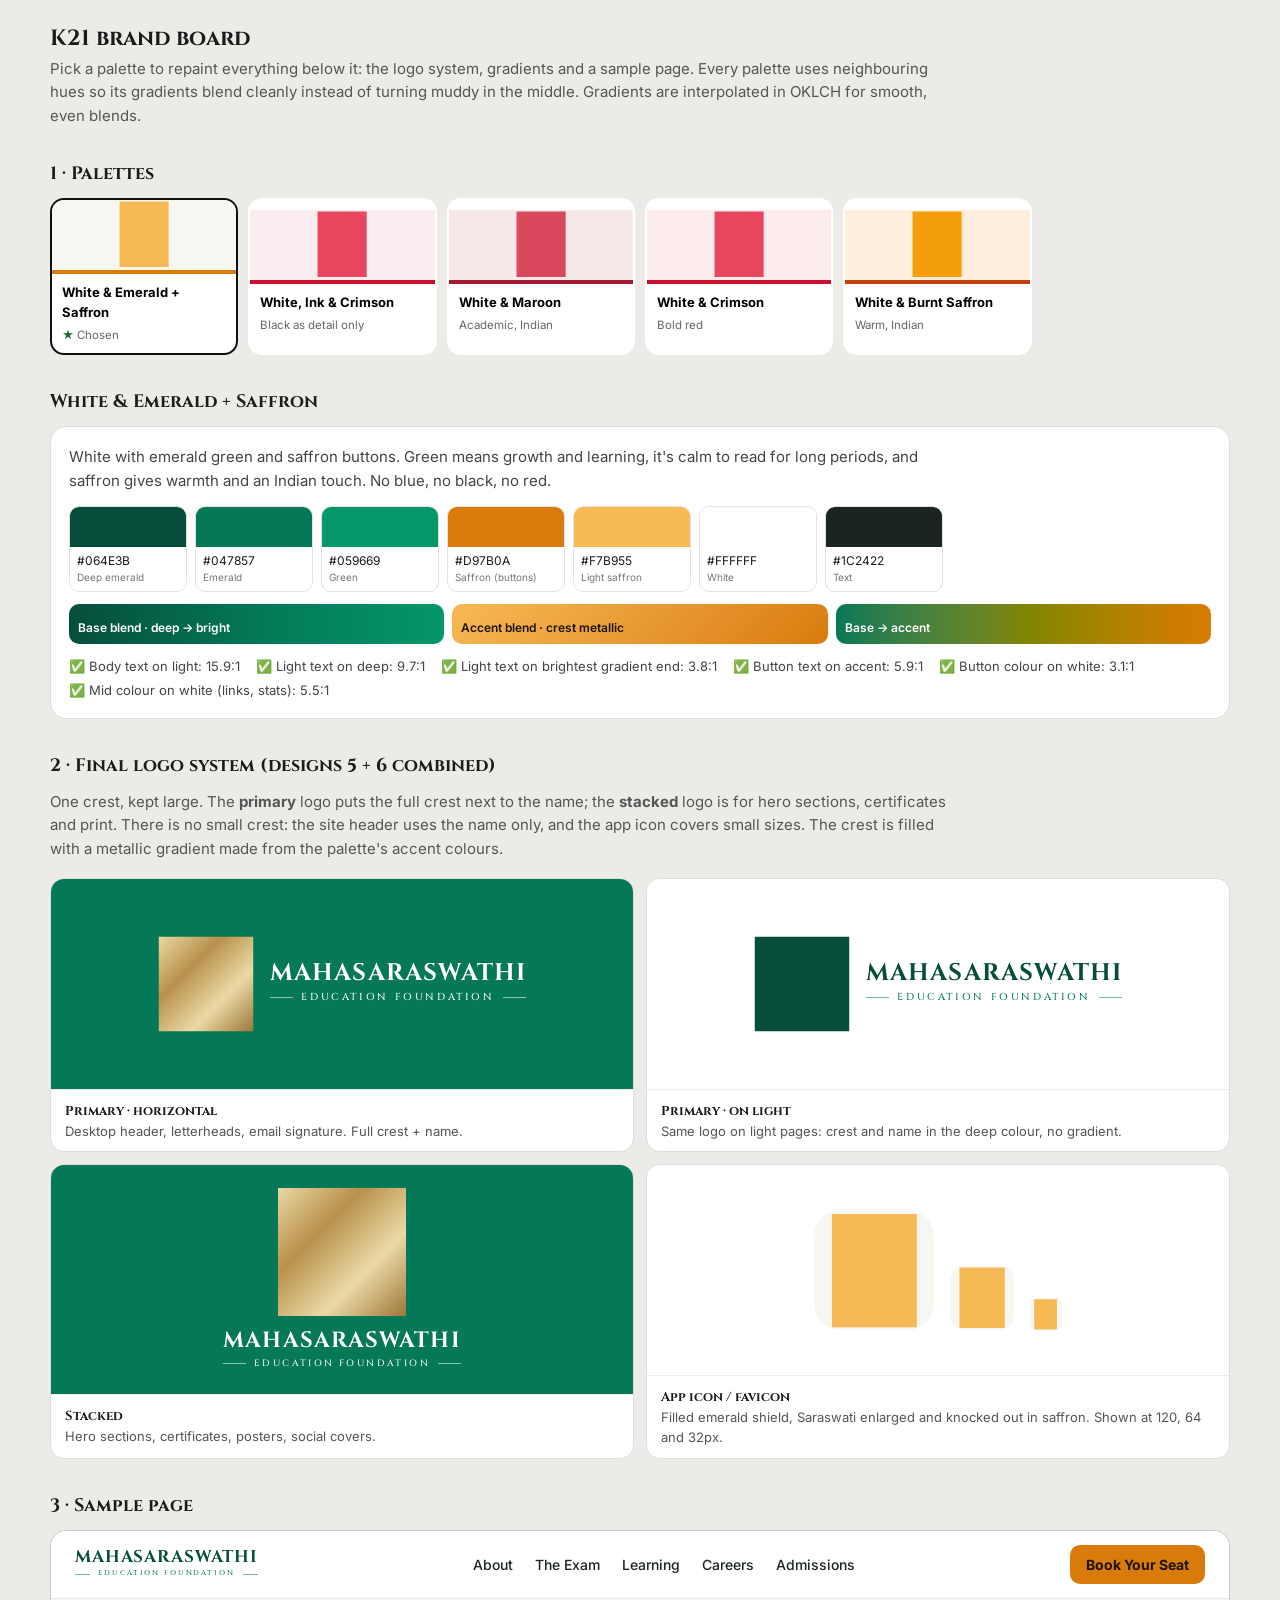
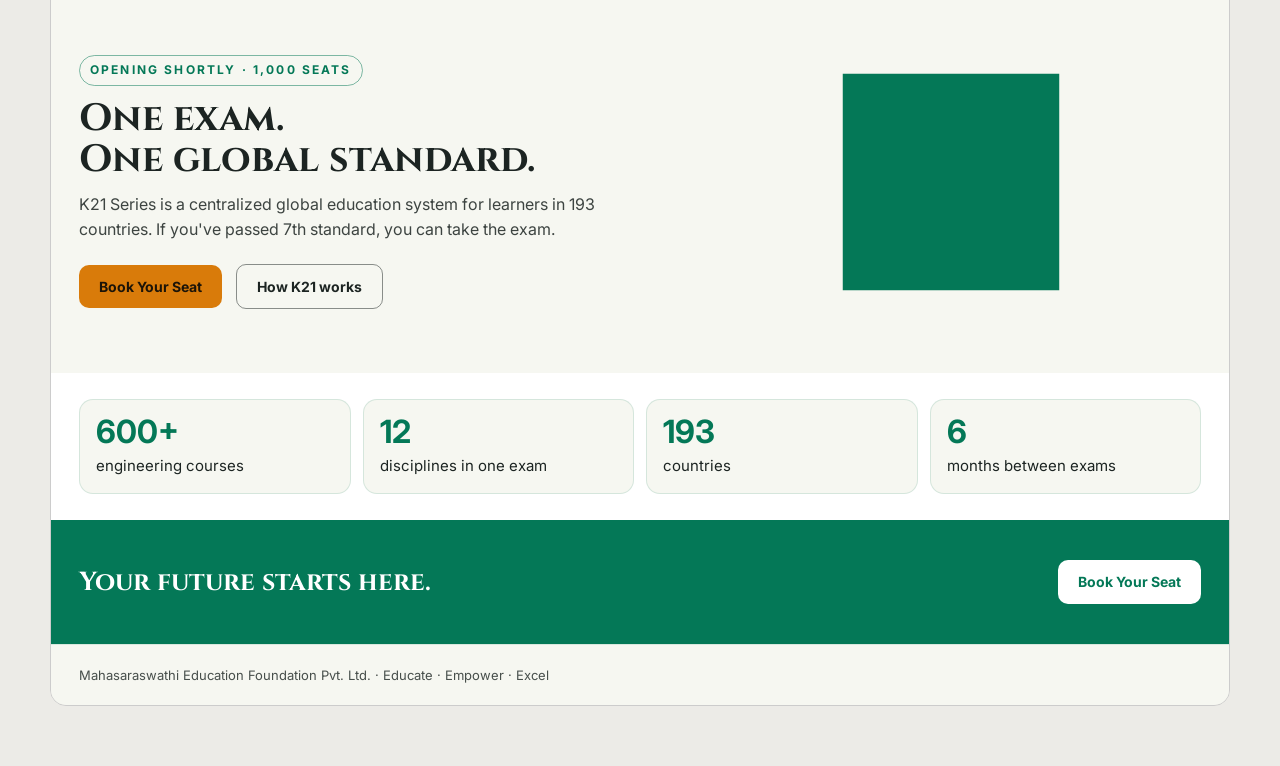
<file: assets/brand-board.html>
<!doctype html>
<html lang="en">
<head>
<meta charset="utf-8">
<meta name="viewport" content="width=device-width, initial-scale=1">
<title>K21 Brand Board</title>
<link href="https://fonts.googleapis.com/css2?family=Cinzel:wght@500;600;700&family=Inter:wght@400;500;600;700&display=swap" rel="stylesheet">
<style>
  * { box-sizing: border-box; }
  body { margin: 0; padding: 24px 16px 60px; background: #ecebe7; color: #1b1b1b; font: 15px/1.55 Inter, system-ui, sans-serif; }
  h1 { font: 700 22px Cinzel, serif; margin: 0 0 4px; }
  h2 { font: 700 18px Cinzel, serif; margin: 34px 0 12px; }
  .note { color: #555; margin: 0 0 18px; max-width: 900px; }
  .wrap { max-width: 1180px; margin: 0 auto; }

  /* palette picker */
  .picker { display: grid; grid-template-columns: repeat(auto-fill, minmax(170px, 1fr)); gap: 10px; }
  .pick { border: 2px solid transparent; border-radius: 14px; background: #fff; padding: 0; cursor: pointer; text-align: left; overflow: hidden; font: inherit; }
  .pick[aria-pressed="true"] { border-color: #111; }
  .pick .thumb { height: 74px; display: flex; align-items: center; justify-content: center; }
  .pick .meta { padding: 8px 10px; }
  .pick b { display: block; font-size: 13px; }
  .pick small { color: #666; font-size: 11.5px; }
  .pick .star { color: #1d6b34; font-weight: 700; }

  .panel { background: #fff; border-radius: 16px; border: 1px solid #ddd; padding: 18px; }
  .story { margin: 0 0 14px; color: #444; max-width: 900px; }
  .swatches { display: flex; flex-wrap: wrap; gap: 8px; }
  .chip { width: 118px; border: 1px solid #e3e3e3; border-radius: 10px; overflow: hidden; font-size: 12px; }
  .chip i { display: block; height: 40px; }
  .chip div { padding: 5px 7px; }
  .chip small { display: block; color: #777; }
  .grads { display: grid; grid-template-columns: repeat(auto-fit, minmax(220px, 1fr)); gap: 8px; margin-top: 12px; }
  .grad { height: 64px; border-radius: 10px; display: flex; align-items: flex-end; padding: 6px 9px; font-size: 12px; font-weight: 600; }
  .checks { margin-top: 12px; font-size: 13px; color: #444; display: flex; flex-wrap: wrap; gap: 4px 16px; }

  /* logo system */
  .logos { display: grid; grid-template-columns: repeat(auto-fit, minmax(min(100%, 520px), 1fr)); gap: 12px; }
  .logo-card { border-radius: 14px; overflow: hidden; border: 1px solid #ddd; background: #fff; }
  .logo-card .stage { display: flex; align-items: center; justify-content: center; min-height: 210px; padding: 22px; }
  .logo-card .cap { padding: 10px 14px; border-top: 1px solid #eee; font-size: 13px; color: #555; }
  .logo-card .cap b { color: #1b1b1b; font-family: Cinzel, serif; }
  .wm { font-family: Cinzel, serif; line-height: 1.1; }
  .wm .n { display: block; font-weight: 700; letter-spacing: .05em; white-space: nowrap; }
  .wm .rule { display: flex; align-items: center; gap: 8px; }
  .wm .rule::before, .wm .rule::after { content: ""; height: 1px; flex: 1; background: currentColor; opacity: .55; }
  .wm .s { display: block; font-weight: 500; letter-spacing: .26em; white-space: nowrap; }

  /* site sample */
  .site { border-radius: 16px; overflow: hidden; border: 1px solid #ccc; }
  .site header { display: flex; align-items: center; justify-content: space-between; gap: 20px; padding: 14px 24px; }
  .site nav { display: flex; gap: 22px; font-size: 14px; font-weight: 500; white-space: nowrap; }
  @media (max-width: 900px) { .site nav { display: none; } }
  .btn { display: inline-block; padding: 11px 20px; border-radius: 10px; font-weight: 700; font-size: 14px; }
  .hero { position: relative; padding: 56px 28px 64px; display: grid; grid-template-columns: 1.2fr 1fr; gap: 24px; align-items: center; overflow: hidden; }
  .hero h3 { font: 700 38px/1.08 Cinzel, serif; margin: 0 0 12px; }
  .hero p { font-size: 16px; margin: 0 0 22px; max-width: 520px; }
  .eyebrow { font-size: 12px; font-weight: 700; letter-spacing: .18em; text-transform: uppercase; margin-bottom: 12px; display: inline-block; padding: 5px 10px; border-radius: 99px; }
  .stats { display: grid; grid-template-columns: repeat(auto-fit, minmax(150px, 1fr)); gap: 12px; padding: 26px 28px; }
  .stat { border-radius: 14px; padding: 16px; }
  .stat b { display: block; font: 700 32px/1 Inter, sans-serif; margin-bottom: 6px; }
  .band { padding: 40px 28px; display: flex; flex-wrap: wrap; align-items: center; justify-content: space-between; gap: 18px; }
  .band h4 { font: 700 26px Cinzel, serif; margin: 0; }
  .foot { padding: 20px 28px; display: flex; align-items: center; gap: 16px; flex-wrap: wrap; font-size: 13px; }
  @media (max-width: 720px) { .hero { grid-template-columns: 1fr; } .hero h3 { font-size: 30px; } }
</style>
</head>
<body>
<div class="wrap">
<h1>K21 brand board</h1>
<p class="note">Pick a palette to repaint everything below it: the logo system, gradients and a sample page. Every palette uses neighbouring hues so its gradients blend cleanly instead of turning muddy in the middle. Gradients are interpolated in OKLCH for smooth, even blends.</p>

<svg width="0" height="0" style="position:absolute" aria-hidden="true">
  <defs>
    <!-- Black-on-white artwork → white-on-transparent, usable as a mask -->
    <filter id="toMask" color-interpolation-filters="sRGB" x="0" y="0" width="1" height="1">
      <feColorMatrix type="matrix" values="0 0 0 0 1  0 0 0 0 1  0 0 0 0 1  -2 -2 -2 0 5.2"/>
    </filter>
    <filter id="toMaskBold" color-interpolation-filters="sRGB" x="0" y="0" width="1" height="1">
      <feColorMatrix type="matrix" values="0 0 0 0 1  0 0 0 0 1  0 0 0 0 1  -2 -2 -2 0 5.2"/>
      <feMorphology operator="dilate" radius="0.07"/>
    </filter>
    <filter id="toMaskBadge" color-interpolation-filters="sRGB" x="0" y="0" width="1" height="1">
      <feColorMatrix type="matrix" values="0 0 0 0 1  0 0 0 0 1  0 0 0 0 1  -2 -2 -2 0 5.2"/>
      <feMorphology operator="dilate" radius="0.2"/>
    </filter>
  </defs>
</svg>

<h2>1 · Palettes</h2>
<div class="picker" id="picker"></div>

<h2 id="palName">Palette</h2>
<div class="panel">
  <p class="story" id="story"></p>
  <div class="swatches" id="swatches"></div>
  <div class="grads" id="grads"></div>
  <div class="checks" id="checks"></div>
</div>

<h2>2 · Final logo system (designs 5 + 6 combined)</h2>
<p class="note">One crest, kept large. The <b>primary</b> logo puts the full crest next to the name; the <b>stacked</b> logo is for hero sections, certificates and print. There is no small crest: the site header uses the name only, and the app icon covers small sizes. The crest is filled with a metallic gradient made from the palette's accent colours.</p>
<div class="logos" id="logos"></div>

<h2>3 · Sample page</h2>
<div class="site" id="site"></div>
</div>

<script>
const FIG = 'https://static.vecteezy.com/system/resources/thumbnails/011/880/528/large/saraswati-hindu-goddess-of-knowledge-on-lotus-flower-with-veena-instrument-silhouette-symbol-vector.jpg';
const FRAME = 'https://static.vecteezy.com/system/resources/thumbnails/087/090/158/large/heraldic-shield-crest-laurel-wreath-silhouette-for-coat-of-arms-themes-vector.jpg';

// deep → mid → bright: the main brand gradient (neighbouring hues). accent2 → accent: the metallic / CTA gradient.
const allPalettes = [
  { id: 'cobaltember', name: 'Cobalt & Ember', tag: 'Education blue, with energy', star: true,
    story: "Your two strongest picks combined: Cobalt's education blue with Ember's orange. Blue is the colour people link most with learning and trust, which is why Oxford, Yale and Coursera use it. On its own it blends in, so the orange makes it energetic and unmistakable. Blue and orange are opposites on the colour wheel, so they never clash.",
    deep: '#0B1B4D', mid: '#1E3FAE', bright: '#2F6BFF', accent: '#F26B38', accent2: '#FBB040', light: '#F6F7FB', ink: '#0E1430', onAccent: '#0E1430',
    names: ['Midnight cobalt', 'Cobalt', 'Electric blue', 'Ember', 'Amber', 'Cloud', 'Ink'] },
  { id: 'peacock', name: 'Royal Peacock', tag: 'Recommended', star: true,
    story: "Ink blue through peacock teal, with a warm gold. The peacock is Saraswati's own bird, so the palette has a real story behind it, not just a trend. Blue to teal is one of the smoothest gradients there is, it reads as global and intelligent, and the gold keeps the client happy without the cheap \"luxury\" look.",
    deep: '#06283D', mid: '#0A4D68', bright: '#088395', accent: '#F4B942', accent2: '#FFE0A3', light: '#F3F8F9', ink: '#0B1E26', onAccent: '#0B1E26',
    names: ['Ink blue', 'Peacock', 'Teal', 'Gold', 'Pale gold', 'Mist', 'Ink'] },
  { id: 'teal', name: 'Deep Teal & Saffron', tag: 'Global with Indian warmth',
    story: "Dark teal into sea green, with saffron for warmth. Calm and smart, and almost no edtech uses it. Saffron replaces gold with a colour that means something in India.",
    deep: '#0B2E33', mid: '#0F5257', bright: '#178582', accent: '#F2A541', accent2: '#FFD58A', light: '#F7F3EC', ink: '#13201F', onAccent: '#13201F',
    names: ['Deep teal', 'Teal', 'Sea green', 'Saffron', 'Light saffron', 'Sand', 'Ink'] },
  { id: 'aurora', name: 'Midnight Aurora', tag: 'Futuristic',
    story: "Near-black midnight into indigo and teal, like the northern lights, with soft gold. Feels like technology, space and ambition. Great with glowing mesh gradients behind headlines.",
    deep: '#0A0F2C', mid: '#1B2A6B', bright: '#1F7A8C', accent: '#F2C46D', accent2: '#B9F3E4', light: '#F4F6FB', ink: '#0E1430', onAccent: '#0E1430',
    names: ['Midnight', 'Indigo', 'Aurora teal', 'Soft gold', 'Mint glow', 'Frost', 'Ink'] },
  { id: 'sapphire', name: 'Sapphire & Rose Gold', tag: 'Elegant',
    story: "Deep sapphire into periwinkle, with rose gold instead of yellow gold. More refined and modern than classic gold, and still premium. It balances well for a school that teaches young learners.",
    deep: '#0B1437', mid: '#23306E', bright: '#4253A5', accent: '#E8A69A', accent2: '#F9DCD2', light: '#F8F5F4', ink: '#121833', onAccent: '#121833',
    names: ['Sapphire', 'Royal', 'Periwinkle', 'Rose gold', 'Blush', 'Pearl', 'Ink'] },
  { id: 'emerald', name: 'Emerald Royal', tag: 'Prestige',
    story: "Dark emerald into jade, with rich gold. Feels like old money and serious achievement, close to Oxford green but brighter and more alive. Strong for \"toughest exam in the world\".",
    deep: '#021F1A', mid: '#064E3B', bright: '#0F766E', accent: '#E9B949', accent2: '#FFE7A8', light: '#F4F7F2', ink: '#0B1B16', onAccent: '#0B1B16',
    names: ['Deep emerald', 'Emerald', 'Jade', 'Gold', 'Pale gold', 'Linen', 'Ink'] },
  { id: 'forest', name: 'Forest Canopy', tag: 'Heritage',
    story: "Forest green through pine, with antique brass. Earthy, academic, calm. Softer and more natural than Emerald Royal.",
    deep: '#0A2621', mid: '#14493D', bright: '#2D7A5F', accent: '#D9A93F', accent2: '#F4DB97', light: '#F5F3EA', ink: '#102019', onAccent: '#102019',
    names: ['Forest', 'Pine', 'Fern', 'Brass', 'Light brass', 'Cream', 'Ink'] },
  { id: 'cobalt', name: 'Cobalt & Marigold', tag: 'Youthful',
    story: "Deep cobalt into electric blue, with marigold. Energetic and young, aimed squarely at 12–18-year-olds. Blue is the most common education colour, so it stands out less.",
    deep: '#0A1A4F', mid: '#1735A8', bright: '#2F6BFF', accent: '#FFB627', accent2: '#FFE08A', light: '#F5F7FF', ink: '#0D1433', onAccent: '#0D1433',
    names: ['Deep cobalt', 'Cobalt', 'Electric', 'Marigold', 'Light marigold', 'Ice', 'Ink'] },
  { id: 'sunrise', name: 'Saffron Sunrise', tag: 'Bold Indian',
    story: "Maroon into crimson, with saffron and amber. Temple and festival colours: warm, proud and very Indian. Gradients glow like a sunrise. Strong, but it can feel loud on long pages.",
    deep: '#3B0A17', mid: '#7A1730', bright: '#B8322F', accent: '#F59E0B', accent2: '#FDE08A', light: '#FFF8EE', ink: '#2A0F12', onAccent: '#2A0F12',
    names: ['Maroon', 'Crimson', 'Vermilion', 'Saffron', 'Amber glow', 'Ivory', 'Ink'] },
  { id: 'lotus', name: 'Lotus Dawn', tag: 'Soft, warm',
    story: "Plum into lotus pink, with peach. Saraswati sits on a lotus, and the gradient looks like dawn. It's the softest, most welcoming option. Note: the plum leans purple.",
    deep: '#2A1035', mid: '#6B2257', bright: '#B1456B', accent: '#F6A97A', accent2: '#FFDCC2', light: '#FBF5F2', ink: '#24121F', onAccent: '#24121F',
    names: ['Plum', 'Berry', 'Lotus', 'Peach', 'Light peach', 'Petal', 'Ink'] },
  { id: 'ember', name: 'Ink & Ember', tag: 'Bold modern',
    story: "Near-black into burnt umber, with ember orange. Editorial and confident, like a premium tech brand. Gradients look like glowing coals. Has the least classic \"education\" feel.",
    deep: '#121316', mid: '#2B1B17', bright: '#7A2E1B', accent: '#F26B38', accent2: '#FBC06A', light: '#FAF6F1', ink: '#141414', onAccent: '#141414',
    names: ['Ink', 'Umber', 'Rust', 'Ember', 'Amber', 'Paper', 'Ink'] },
  { id: 'copper', name: 'Slate & Copper', tag: 'Corporate',
    story: "Slate blue-grey with copper. Grown-up and professional, like consulting or finance brands, which suits the business, administration and Fortune-jobs angle. Less exciting for teenagers.",
    deep: '#141E2A', mid: '#22384F', bright: '#3B5B7A', accent: '#D08A4E', accent2: '#F3CDA6', light: '#F6F4F1', ink: '#151B23', onAccent: '#151B23',
    names: ['Slate', 'Steel', 'Dusk blue', 'Copper', 'Light copper', 'Stone', 'Ink'] },
];
allPalettes.push(
  { id: 'crimson', name: 'Ink & Crimson', tag: 'Academic red', star: true,
    story: "Near-black ink with a deep crimson. Red is the other great university colour: Harvard is literally \"Crimson\", and Stanford and MIT use cardinal red. So it still says elite education, with no blue anywhere. Crimson feels more serious and prestigious than orange, which fits the \"toughest exam\" pitch.",
    deep: '#141214', mid: '#2E2629', bright: '#4A3A3E', accent: '#C8102E', accent2: '#E8475F', light: '#FAF7F5', ink: '#141214', onAccent: '#FFFFFF',
    names: ['Ink', 'Charcoal', 'Smoke', 'Crimson', 'Rose red', 'Paper', 'Ink'] },
  { id: 'vermilion', name: 'Ink & Vermilion', tag: 'Indian red',
    story: "Ink with vermilion, the sindoor and kumkum red. A brighter, warmer red than crimson, with a quiet Indian link. Bold and editorial, like Minerva or 42.",
    deep: '#16181D', mid: '#2C2F36', bright: '#454A54', accent: '#CF3A24', accent2: '#F07A5A', light: '#FAF7F2', ink: '#16181D', onAccent: '#FFFFFF',
    names: ['Ink', 'Graphite', 'Slate', 'Vermilion', 'Coral', 'Warm white', 'Ink'] },
);
allPalettes.push(
  { id: 'paper', name: 'Paper, Ink & Crimson', tag: 'Red used sparingly', star: true, lightHero: true,
    crest: ['#EAD9A6', '#B8914A', '#EAD9A6', '#9C7536'],
    story: "Same ink and crimson, used the way editorial brands like The Economist use them: mostly warm paper and black type, with red only on buttons and small details (under 10% of the page). The crest is printed in ink on light pages and antique brass on dark ones, never red, so Saraswati looks dignified rather than aggressive.",
    deep: '#141214', mid: '#2E2629', bright: '#4A3A3E', accent: '#C8102E', accent2: '#E8475F', light: '#F7F3EC', ink: '#141214', onAccent: '#FFFFFF',
    names: ['Ink', 'Charcoal', 'Smoke', 'Crimson', 'Rose red', 'Paper', 'Ink'] },
);
// White-first palettes: white pages, one brand colour, dark text tinted toward the brand instead of black.
const BRASS = ['#EAD9A6', '#B8914A', '#EAD9A6', '#9C7536'];
allPalettes.push(
  { id: 'maroon', name: 'White & Maroon', tag: 'Academic, Indian', lightHero: true, crest: BRASS,
    story: "White pages with a deep maroon and antique brass, like a degree certificate. Maroon is crimson's calmer, more grown-up version: it reads academic and prestigious, and it's also a temple and kumkum colour, so it feels Indian without trying. It sits beautifully on white, where bright red can feel loud.",
    deep: '#5A1220', mid: '#7A1E2E', bright: '#9E2B3C', accent: '#A51C30', accent2: '#D9485C', light: '#FFFFFF', tint: '#F7E9EA', ink: '#2A1F21', onAccent: '#FFFFFF',
    names: ['Deep maroon', 'Maroon', 'Garnet', 'Crimson (buttons)', 'Rose', 'White', 'Text'] },
  { id: 'wcrimson', name: 'White & Crimson', tag: 'Bold red', lightHero: true, crest: BRASS,
    story: "White with a true crimson, the Harvard red. Brighter and more energetic than maroon. On white it's crisp and confident, but it needs to stay on buttons and headings or it gets loud.",
    deep: '#7A0C1E', mid: '#A50F27', bright: '#C8102E', accent: '#C8102E', accent2: '#E8475F', light: '#FFFFFF', tint: '#FDECEE', ink: '#221C1D', onAccent: '#FFFFFF',
    names: ['Oxblood', 'Cardinal', 'Crimson', 'Crimson (buttons)', 'Rose', 'White', 'Text'] },
  { id: 'wemerald', name: 'White & Emerald + Saffron', tag: 'Chosen', star: true, lightHero: true, crest: BRASS,
    story: "White with emerald green and saffron buttons. Green means growth and learning, it's calm to read for long periods, and saffron gives warmth and an Indian touch. No blue, no black, no red.",
    deep: '#064E3B', mid: '#047857', bright: '#059669', accent: '#D97B0A', accent2: '#F7B955', light: '#FFFFFF', tint: '#F6F7F1', ink: '#1C2422', onAccent: '#1C1408',
    names: ['Deep emerald', 'Emerald', 'Green', 'Saffron (buttons)', 'Light saffron', 'White', 'Text'] },
  { id: 'saffron', name: 'White & Burnt Saffron', tag: 'Warm, Indian', lightHero: true, crest: BRASS,
    story: "White with burnt orange and saffron. The warmest, most Indian option, closest to the Ember you liked but on white. Feels optimistic and energetic, like a festival morning.",
    deep: '#6B2410', mid: '#9A3412', bright: '#C2410C', accent: '#C2410C', accent2: '#F59E0B', light: '#FFFFFF', tint: '#FFEEDD', ink: '#2B211C', onAccent: '#FFFFFF',
    names: ['Rust', 'Burnt orange', 'Saffron deep', 'Saffron (buttons)', 'Amber', 'White', 'Text'] },
);
allPalettes.push(
  { id: 'wink', name: 'White, Ink & Crimson', tag: 'Black as detail only', lightHero: true, crest: BRASS,
    story: "White pages, black used only for text, the crest and thin details, and crimson for buttons and the one colour band. Black never fills a background, so it looks crisp and premium, like a university press, instead of dark and heavy.",
    deep: '#1A1718', mid: '#8E0F23', bright: '#C8102E', accent: '#C8102E', accent2: '#E8475F', light: '#FFFFFF', tint: '#FBEDEF', ink: '#1A1718', onAccent: '#FFFFFF',
    names: ['Ink (text, crest)', 'Deep crimson (band)', 'Crimson', 'Crimson (buttons)', 'Rose', 'White', 'Text'] },
);
const palettes = ['wemerald', 'wink', 'maroon', 'wcrimson', 'saffron'].map(id => allPalettes.find(p => p.id === id));

const lum = h => { const c = [1, 3, 5].map(i => parseInt(h.slice(i, i + 2), 16) / 255).map(v => v <= 0.03928 ? v / 12.92 : ((v + 0.055) / 1.055) ** 2.4); return 0.2126 * c[0] + 0.7152 * c[1] + 0.0722 * c[2]; };
const ratio = (a, b) => { const [x, y] = [lum(a), lum(b)].sort((p, q) => q - p); return (x + 0.05) / (y + 0.05); };
const check = (label, fg, bg, min) => { const r = ratio(fg, bg); return `<span>${r >= min ? '✅' : '⚠️'} ${label}: ${r.toFixed(1)}:1</span>`; };

const heroGrad = p => `radial-gradient(120% 90% at 85% 10%, ${p.bright}cc, transparent 60%), linear-gradient(135deg in oklch, ${p.deep}, ${p.mid} 55%, ${p.bright})`;
const accentGrad = p => `linear-gradient(135deg in oklch, ${p.accent2}, ${p.accent})`;
const meshGrad = p => `radial-gradient(60% 80% at 10% 20%, ${p.accent}55, transparent 60%), radial-gradient(70% 90% at 90% 80%, ${p.bright}aa, transparent 60%), ${p.deep}`;
const softGrad = p => `linear-gradient(180deg in oklch, ${p.light}, #ffffff)`;

// Crest as one SVG: the two stock images become a mask, filled with any colour or gradient.
// Coordinates are a 100×100 frame box; the figure placement and shield outline were measured from the source pixels.
const SHIELD_PTS = '50,3.8 72.4,16.4 72,41 71,45.5 69.2,50 66.2,54 61.2,58.4 56.7,61.4 50,65.2 43.3,61.4 38.8,58.4 33.8,54 30.8,50 29,45.5 28,41 27.6,16.4';
let uid = 0;
// mode 'badge' (small sizes): a solid shield filled with `bg`, the figure enlarged to fill it and
// knocked out in `fill`, with slightly thickened lines. Solid shapes stay legible where outlines don't.
function crest(size, fill, { mode = 'full', bold = false, bg } = {}) {
  const id = 'c' + (uid++);
  const badge = mode === 'badge';
  if (badge) mode = 'shield';
  const fig = badge ? { x: 25, y: 1, w: 50.2, h: 66.93 } : { x: 28, y: 4.6, w: 44.2, h: 58.93 };
  const vb = mode === 'shield' ? '26 2.5 48 64' : mode === 'noribbon' ? '0 0 100 84' : '0 0 100 100';
  const [, , vw, vh] = vb.split(' ').map(Number);
  const paint = Array.isArray(fill)
    ? `<linearGradient id="${id}g" x1="0" y1="0" x2="1" y2="1">${fill.map((c, i) => `<stop offset="${i / (fill.length - 1)}" stop-color="${c}"/>`).join('')}</linearGradient>`
    : '';
  const paintRef = Array.isArray(fill) ? `url(#${id}g)` : fill;
  const frameClip = mode === 'shield' ? `<clipPath id="${id}s"><polygon points="${SHIELD_PTS}"/></clipPath>`
    : `<clipPath id="${id}s"><rect x="0.8" y="0.8" width="98.4" height="${mode === 'noribbon' ? 82 : 98.4}"/></clipPath>`;
  return `<svg viewBox="${vb}" width="${size}" height="${size * vh / vw}" style="display:block;overflow:visible" aria-label="Mahasaraswathi crest">
    <defs>${paint}${frameClip}
      <clipPath id="${id}f"><rect x="${fig.x + fig.w * 0.03}" y="${fig.y + fig.h * 0.03}" width="${fig.w * 0.94}" height="${fig.h * 0.94}"/></clipPath>
      <mask id="${id}m" maskUnits="userSpaceOnUse" x="0" y="0" width="100" height="100">
        <g clip-path="url(#${id}s)"><image href="${FRAME}" x="0" y="0" width="100" height="100" preserveAspectRatio="none" filter="url(#toMask)"/></g>
        <g clip-path="url(#${id}f)"><image href="${FIG}" x="${fig.x}" y="${fig.y}" width="${fig.w}" height="${fig.h}" preserveAspectRatio="none" filter="url(#${badge ? 'toMaskBadge' : bold ? 'toMaskBold' : 'toMask'})"/></g>
      </mask>
    </defs>
    ${bg ? `<polygon points="${SHIELD_PTS}" fill="${bg}"/>` : ''}
    <rect x="0" y="0" width="100" height="100" fill="${paintRef}" mask="url(#${id}m)"/>
  </svg>`;
}

const wordmark = (size, nameColor, subColor, align = 'left') => `
  <div class="wm" style="text-align:${align};color:${nameColor}">
    <span class="n" style="font-size:${size}px">MAHASARASWATHI</span>
    <span class="rule" style="color:${subColor};margin:${size * 0.22}px 0 ${size * 0.18}px"><span class="s" style="font-size:${size * 0.42}px;color:${subColor}">EDUCATION FOUNDATION</span></span>
  </div>`;

function render(p) {
  document.querySelectorAll('.pick').forEach(b => b.setAttribute('aria-pressed', b.dataset.id === p.id));
  document.getElementById('palName').textContent = p.name;
  document.getElementById('story').textContent = p.story;
  const cols = [p.deep, p.mid, p.bright, p.accent, p.accent2, p.light, p.ink];
  document.getElementById('swatches').innerHTML = cols.map((c, i) => `<div class="chip"><i style="background:${c}"></i><div>${c}<small>${p.names[i]}</small></div></div>`).join('');
  // Blend tests only: proof the colours sit well together, not backgrounds to use.
  document.getElementById('grads').innerHTML = [
    ['Base blend · deep → bright', `linear-gradient(90deg in oklch, ${p.deep}, ${p.mid}, ${p.bright})`, p.light],
    ['Accent blend · crest metallic', accentGrad(p), p.onAccent],
    ['Base → accent', `linear-gradient(90deg in oklch, ${p.mid}, ${p.accent})`, '#fff'],
  ].map(([n, g, t]) => `<div class="grad" style="background:${g};color:${t};height:40px">${n}</div>`).join('');
  document.getElementById('checks').innerHTML = [
    check('Body text on light', p.ink, p.light, 4.5),
    check('Light text on deep', p.light, p.deep, 4.5),
    check('Light text on brightest gradient end', p.light, p.bright, 3),
    check('Button text on accent', p.onAccent, p.accent, 4.5),
    p.lightHero ? check('Button colour on white', p.accent, '#FFFFFF', 3) : check('Accent on deep', p.accent, p.deep, 3),
    check('Mid colour on white (links, stats)', p.mid, '#FFFFFF', 4.5),
  ].join('');

  const metal = p.crest || [p.accent2, p.accent, p.accent2, p.accent];
  // Light-colour mode: hero on a tinted brand background (not plain white, never dark).
  const heroBg = p.lightHero ? p.tint : p.deep, heroText = p.lightHero ? p.ink : p.light;
  // White-first palettes never put the near-black ink behind anything; dark stages use the brand colour.
  const darkBg = p.lightHero ? p.mid : p.deep, darkName = p.lightHero ? '#FFFFFF' : p.accent;
  document.getElementById('logos').innerHTML = [
    ['Primary · horizontal', 'Desktop header, letterheads, email signature. Full crest + name.',
      `<div style="display:flex;align-items:center;gap:16px">${crest(96, metal, { bold: true })}${wordmark(24, darkName, p.light)}</div>`, darkBg],
    ['Primary · on light', 'Same logo on light pages: crest and name in the deep colour, no gradient.',
      `<div style="display:flex;align-items:center;gap:16px">${crest(96, p.deep, { bold: true })}${wordmark(24, p.deep, p.mid)}</div>`, p.light],
    ['Stacked', 'Hero sections, certificates, posters, social covers.',
      `<div style="display:flex;flex-direction:column;align-items:center;gap:12px">${crest(130, metal, { bold: true })}${wordmark(22, darkName, p.light, 'center')}</div>`, p.mid],
    ['App icon / favicon', 'Filled emerald shield, Saraswati enlarged and knocked out in saffron. Shown at 120, 64 and 32px.',
      `<div style="display:flex;align-items:flex-end;gap:16px">${[120, 64, 32].map(s => `<div style="width:${s}px;height:${s}px;border-radius:${s * 0.22}px;background:${p.tint || p.light};display:grid;place-items:center">${crest(s * 0.72, p.accent2, { mode: 'badge', bg: p.deep })}</div>`).join('')}</div>`, p.light],
  ].map(([t, d, art, bg]) => `<div class="logo-card"><div class="stage" style="background:${bg}">${art}</div><div class="cap"><b>${t}</b><br>${d}</div></div>`).join('');

  // Flat colour everywhere; the only gradient is the metallic fill inside the crest.
  document.getElementById('site').innerHTML = `
    <header style="background:#fff;color:${p.ink};border-bottom:1px solid ${p.mid}1f">
      <div style="display:flex;align-items:center;gap:12px">${wordmark(17, p.deep, p.mid)}</div>
      <nav style="color:${p.ink}"><span>About</span><span>The Exam</span><span>Learning</span><span>Careers</span><span>Admissions</span></nav>
      <span class="btn" style="background:${p.accent};color:${p.onAccent};padding:9px 16px">Book Your Seat</span>
    </header>
    <section class="hero" style="background:${heroBg};color:${heroText}">
      <div>
        <span class="eyebrow" style="color:${p.lightHero ? p.mid : p.accent};border:1px solid ${p.lightHero ? p.mid : p.accent}80">Opening shortly · 1,000 seats</span>
        <h3>One exam.<br>One global standard.</h3>
        <p style="color:${heroText}d9">K21 Series is a centralized global education system for learners in 193 countries. If you've passed 7th standard, you can take the exam.</p>
        <span class="btn" style="background:${p.accent};color:${p.onAccent};margin-right:10px">Book Your Seat</span>
        <span class="btn" style="border:1.5px solid ${heroText}80;color:${heroText}">How K21 works</span>
      </div>
      <div style="display:flex;justify-content:center">${crest(220, p.lightHero ? p.mid : metal, { bold: true })}</div>
    </section>
    <section class="stats" style="background:${p.lightHero ? '#fff' : p.tint || p.light};color:${p.ink}">
      ${[['600+', 'engineering courses'], ['12', 'disciplines in one exam'], ['193', 'countries'], ['6', 'months between exams']].map(([n, l]) =>
        `<div class="stat" style="background:${p.lightHero ? p.tint : '#fff'};border:1px solid ${p.mid}22"><b style="color:${p.mid}">${n}</b>${l}</div>`).join('')}
    </section>
    <section class="band" style="background:${p.mid};color:#fff">
      <h4>Your future starts here.</h4>
      <span class="btn" style="${p.lightHero ? `background:#fff;color:${p.mid}` : `background:${p.accent};color:${p.onAccent}`}">Book Your Seat</span>
    </section>
    <footer class="foot" style="${p.lightHero ? `background:${p.tint};color:${p.ink}cc;border-top:1px solid ${p.mid}1f` : `background:${p.deep};color:${p.light}cc`}">

      <span>Mahasaraswathi Education Foundation Pvt. Ltd. · Educate · Empower · Excel</span>
    </footer>`;
}

document.getElementById('picker').innerHTML = palettes.map(p => `
  <button class="pick" data-id="${p.id}" aria-pressed="false">
    <div class="thumb" style="${p.lightHero ? `background:${p.tint};border-bottom:4px solid ${p.accent}` : `background:${p.deep}`}">${crest(50, p.accent2, { mode: 'badge', bg: p.deep })}</div>
    <div class="meta"><b>${p.name}</b><small>${p.star ? '<span class="star">★ </span>' : ''}${p.tag}</small></div>
  </button>`).join('');
document.getElementById('picker').addEventListener('click', e => {
  const b = e.target.closest('.pick');
  if (b) render(palettes.find(p => p.id === b.dataset.id));
});
render(palettes[0]);
</script>
</body>
</html>
</file>
